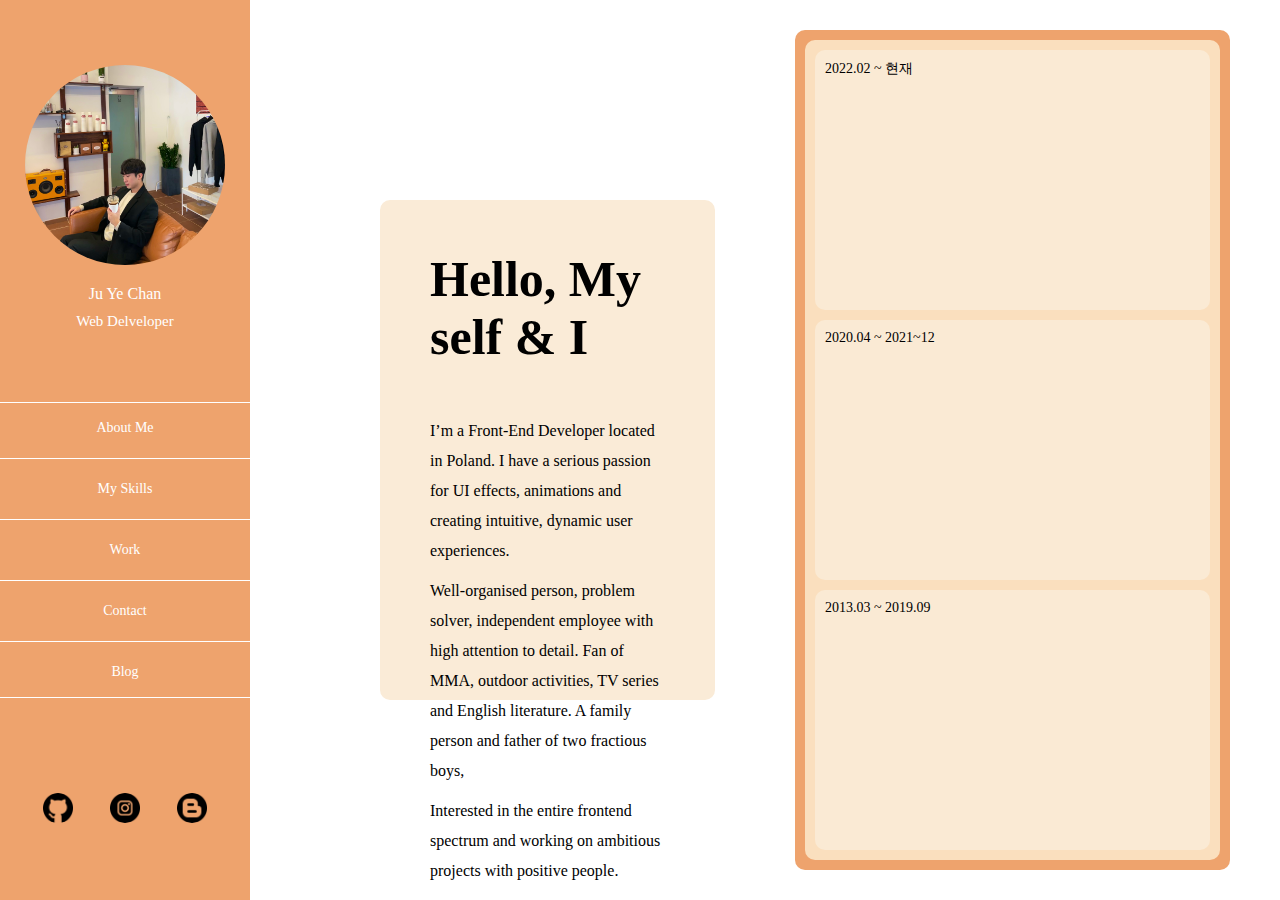
<file: index.html>
<!DOCTYPE html>
<html lang="en">
<head>
    <meta charset="UTF-8">
    <meta http-equiv="X-UA-Compatible" content="IE=edge">
    <meta name="viewport" content="width=device-width, initial-scale=1.0">
    <title>Document</title>
    <link rel="stylesheet" type="text/css" href="./css/main-menu.css"/>
    <link rel="stylesheet" type="text/css" href="./css/reset.css"/>
    <link rel="stylesheet" type="text/css" href="./css/con1.css"/>

</head>
<body>
    <div id="wrap">
        <section id="main-menu">
            <header class="main-menu-top">
                <div class="logo">
                 </div>
                 <p>Ju Ye Chan</p>
                <span>Web Delveloper</span>
                <!-- <div class="footer">
                    <ul>
                        <li></li>
                        <li></li>
                        <li></li>
                    </ul>
                </div> -->
            </header>
            <nav class="main-menu-nav">
                <a href="#">About Me</a>
                <a href="#">My Skills</a>
                <a href="#">Work</a>
                <a href="#">Contact</a>
                <a href="#">Blog</a>
            </nav>
            <ul class="social">
                <li><a href="#"></a></li>
                <li><a href="#"></a></li>
                <li><a href="#"></a></li>
            </ul>
        </section>
        <div id="main">
            <div id="main_wrapper">
                <ul id="main_slidewrap">
                    <li class="content1 on">
                        <article class="left_main">
                            <div class="text_zone">
                                <header>
                                    <h2>Hello, My self & I</h2>
                                </header>
                                    <p>I’m a Front-End Developer located in Poland. I have a serious passion for UI effects, animations and creating intuitive, dynamic user experiences.</p>
                                    <p>Well-organised person, problem solver, independent employee with high attention to detail. Fan of MMA, outdoor activities, TV series and English literature. A family person and father of two fractious boys,</p>
                                    <p>Interested in the entire frontend spectrum and working on ambitious projects with positive people.</p>
                                    <p></p>
                            </div>
                        </article>
                        <article class="right_main">
                            <div class="right-innerbox">    
                                    <ul class="story_box_wrap">
                                        <li class="story_box">
                                            <header class="header">2022.02 ~ 현재</header>
                                        </li>
                                        <li class="story_box">
                                            <header class="header">2020.04 ~ 2021~12</header>
                                        </li>
                                        <li class="story_box">
                                            <header class="header">2013.03 ~ 2019.09</header>
                                        </li>
                                       
                                    </ul>
                            </div>
                        </article>
                    </li>
                    <li class="content2" id="content2">
                        <article class="left_main">
                            <div class="text_zone">
                                <header>
                                    <h2>Skills & Experience</h2>
                                </header>
                                    <p>I’m a Front-End Developer located in Poland. I have a serious passion for UI effects, animations and creating intuitive, dynamic user experiences.</p>
                                    <p>Well-organised person, problem solver, independent employee with high attention to detail. Fan of MMA, outdoor activities, TV series and English literature. A family person and father of two fractious boys,</p>
                                    <p>Interested in the entire frontend spectrum and working on ambitious projects with positive people.</p>
                                    <p></p>
                            </div>
                        </article>
                        <article class="right_main">
                            <div class="inner_box">
                                <div class="intro_box">
                                    <div class="intro">
                                        <div class="intro_l">
                                            <div class="header">
                                                <div class="l_line"></div>
                                                <span>INTRODUCE</span>
                                                <div class="r_line"></div>
                                            </div>
                                            <h3>
                                            안녕하세요.<br>
                                            저는 현재 FrontEnd 직군에서 프로젝트를 진행하고있습니다.<br>
                                            Javascript 언어를 가장 좋아합니다.<br>
                                            FrontEnd 및 BackEnd 직군으로 프로젝트를 진행한 경력이 있습니다.<br>
                                            기술 트렌드와 실제 프로덕션의 중간에서 효율점을 찾아가며<br>
                                            하루하루 발전해 나가고 있습니다. 잘 부탁드립니다.
                                            </h3>
                                        </div>
                                        <div class="intro_r">
                                            <div class="header">
                                                <div class="l_line"></div>
                                                <span class="header_span">TAGS</span>
                                                <div class="r_line"></div>
                                            </div>
                                            <div class="textbox">
                                                #React #NextJS #Javascript #Typescript #Node.JS #jQuery #Express #GraphQL #MySQL #AWS #Cognito #MySQL #SpringBoot
                                            </div>
                                        </div>
                                    </div>
                                    <div class="frontend_box">
                                        <div class="header">
                                            <div class="l_line"></div>
                                            <span class="header_span">Frontend Strack</span>
                                            <div class="r_line"></div>
                                        </div>
                                        <div class="skills_box">
                                            <ul>
                                                <li><span>Html</span></li>
                                                <li><span>CSS</span></li>
                                                <li><span>Javascript</span></li>
                                                <li><span>Typescript</span></li>
                                                <li><span>Jquery</span></li>
                                                <li><span>React</span></li>
                                            </ul>
                                        </div>


                                    </div>
                                    <div class="backend_box">
                                        <div class="header">
                                            <div class="l_line"></div>
                                            <span class="header_span">Backend Strack</span>
                                            <div class="r_line"></div>
                                        </div>
                                        <div class="skills_box">
                                            <ul>
                                                <li><span>Spring</span></li>
                                                <li><span>Maria DB</span></li>
                                                <li><span>Nods js</span></li>
                                                <li><span>Spring</span></li>
                                                <li><span>Maria DB</span></li>
                                                <li><span>Nods js</span></li>
                                                
                                            </ul>
                                        </div>
                                    </div>
                                </div>
                            </div>
                        </article>
                    </li>
                    <li class="content3" id="content3">
                        <div class="project_wrap">
                            <div class="left_box">
                                <ul id="project_box_ul">
                                    <li class="project_box1">
                                       <!-- 5<img src="./images/workimg1.jpg" class="img1"> -->
                                    </li>
                                    <li class="project_box2">
                                        <!-- 4<img src="./images/workim2.jpg"  class="img2" > -->
                                    </li>
                                    <li class="project_box3">
                                        <!-- 3<img src="./images/workimg3.jpg"  class="img3"> -->
                                    </li>
                                    <li class="project_box4">
                                       <!-- 2<img src="./images/workimg4.jpg"  class="img4"> -->
                                    </li>
                                    <li class="project_box5">
                                       <!-- 1<img src="./images/main_img.jpg"  class="img5"> -->
                                    </li>
                                </ul>
                                <div class="text_box_wrap">
                                    <div class="text_box">
                                        <h3>Telematics Web App Service Project</h3>
                                        <p>2022.01 ~ 02</p>
                                        <P>Completed</P>
                                    </div>
                                    <div class="text_box">
                                        <h3>Telematics Web App Service Project</h3>
                                        <p>2022.01 ~ 02</p>
                                        <P>Completed</P>
                                    </div>
                                    <div class="text_box">
                                        <h3>Telematics Web App Service Project</h3>
                                        <p>2022.01 ~ 02</p>
                                        <P>Completed</P>
                                    </div>
                                    <div class="text_box">
                                        <h3>Telematics Web App Service Project</h3>
                                        <p>2022.01 ~ 02</p>
                                        <P>Completed</P>
                                    </div>
                                </div>
                            </div>
                            <div class="right_box">
                                <div class="project_page_wrap">
                                    
                                </div>
                            </div>
                        </div>
                    </li>
                    <li class="content4" id="content4">

                    </li>
                    <li class="content5" id="content5">

                    </li>
                </ul>
        </div>  
    </div>

    <script src="./javascript/portpolio.js"></script>
</body>
</html>
</file>
<file: css/main-menu.css>
#wrap{
    width: 100%;
    height: 100vh;
    display: flex;
}

#main-menu{
    position: absolute;
    top: 0;
    left: 0;
    display: flex;
    flex-direction: column;
    justify-content: space-around;
    width: 250px;
    height: 100vh;
    /* background-color: rgb(43, 46, 51); */
    background-color: rgb(238, 163, 109);
    position: fixed;
    z-index: 9999;
}

#main-menu .main-menu-top{
    display: flex;
    justify-content: center;
    flex-direction: column;
    align-items: center;
    width: 100%;
    height: 350px;
    padding-top: 20px;
}
#main-menu .main-menu-top span{
    font-size: 12px;
    text-align: center;
    color: #fff;
}
#main-menu .main-menu-top .footer{
    justify-content: flex-end;
    width: 100%;
    height: 50px;
    
}
#main-menu .social {
    width: 120px;
    height: 50px;
    display: flex;
    justify-content: space-around;
    align-items: center;
    margin: 0 auto;
    
}
#main-menu .social  li{
    width: 40px;
    height: 30px;
    border-radius: 50%;
    cursor: pointer;
}
#main-menu .social  li:nth-child(1){
    background: url(../images/github.png) no-repeat 50% 50%;
    background-size: contain;
}
#main-menu .social  li:nth-child(2){
    background: url(../images/insta.png) no-repeat 50% 50%;
    background-size: contain;
}
#main-menu .social  li:nth-child(3){
    background: url(../images/blog.png) no-repeat 50% 50%;
    background-size: contain;
}

#main-menu .main-menu-top .logo{
    display: flex;
    justify-content: center;
    flex-direction: column;
    width: 200px;
    height: 200px;
    background-color: dodgerblue;
    border-radius: 50%;
    background: url(../images/profil2.jpg) no-repeat 50% 100%;
    background-size: cover;
    margin-bottom: 20px;
}
#main-menu .main-menu-top p{
    color: #fff;
    margin-bottom: 10px;
    
}
#main-menu .main-menu-top span{
    color: #fff;
    font-size: 15px;
    margin-bottom: 10px;
}


#main-menu .main-menu-nav{
    width: 100%;
    height: 296px;
    display: flex;
    flex-direction: column;
    align-items: center;
    justify-content: center;
    border-top: 1px solid #fff;
    border-bottom: 1px solid #fff;

}
#main-menu .main-menu-nav a{
    display: block;
    width: 100%;
    height: 61px;
    color: #222;
    text-align: center;
    line-height: 60px;
    border-bottom: 1px solid #fff;
    color: #fff;
    font-size: 14px;
}
#main-menu .main-menu-nav a:last-child{
    border: 0;
}

#main-menu .social{
    margin: 0 auto;
    width: 200px;
    height: 150px;
}

#main-menu .social a{
    width: 30px;
    height: 150px;
}







.content4{
    width: 100%;
    height: 100vh;   
    background-color: cornsilk;
    opacity: 0;
    position: absolute;
    top: 0;
    left: 0;
    transition: opacity 0.3s;
}
.content5{
    width: 100%;
    height: 100vh;  
    background-color: cornflowerblue;
    opacity: 0;
    position: absolute;
    top: 0;
    left: 0;
    transition: opacity 0.3s;
}
</file>
<file: css/con1.css>
/*main=====================================================*/

#main{
    width: 100%;
    height: 100vh;
    /* background: url(../images/main_img.jpg)no-repeat; */
    /* background-size: cover; */
    display: flex;
    padding-left: 250px;
}

#main_wrapper{
    width: 100%;
    height: 100vh;
    position: relative;
    
}

#main .on{
    opacity:1;
}

#main_slidewrap{
    position: absolute;
    width: 100%;
    height: 100vh;
    display: flex; 
    top: 0;
    left: 0;
    overflow: hidden;
}

.content1{
    width: 100%;
    height: 100vh;
    display: flex;
    position: absolute;
    top:0;
    left: 0;
    opacity: 0;
    transition: opacity 0.3s;
}





.content1 .left_main{
    display: flex;
    justify-content: center;
    align-items: center;
    width: 50%;
    height: 100vh;
    padding: 50px;
    box-sizing: border-box;
}
.content1 .left_main .text_zone{
    width: 600px;
    height: 500px;
    background-color: antiquewhite;
    padding: 50px;
    margin-left: 80px;
    border-radius:10px;
}
    
.content1 .left_main .text_zone h2{
    font-size: 50px;
    margin-bottom: 50px;
}
.content1 .left_main .text_zone p{
    font-size: 16px;
    line-height: 30px;
    margin-bottom: 10px;
}
.content1 .right_main{
    display: flex;
    align-items: center;
    margin-right: 20px;
    width: 50%;
    height: 100vh;
    padding: 30px;
    border-radius: 10px;
}

.content1 .right-innerbox{
    width: 100%;
    height: 100%;
    background-color: rgb(238, 163, 109);
    border-radius: 10px;
    padding: 10px;
}

.content1 .story_box_wrap{
    display: flex;
    flex-direction: column;
    justify-content: space-between;
    width: 100%;
    height: 100%;
    border-radius: 10px;
    background-color: rgb(250, 223, 190);
    padding: 10px;

}

.content1 .story_box{
    width: 100%;
    height: 260px;
    border-radius: 10px;
    padding:10px;
    background-color: rgb(250, 234, 212);
}
.content1 .story_box .header{
    width: 100%;
    height: 30px;
    font-size: 14px;
}


/*con2==============================================================*/

.content2{
    display: flex;
    width: 100%;
    height: 100vh;   
    opacity: 0;
    position: absolute;
    top: 0;
    left: 0;
    transition: opacity 0.3s;
}


.content2 .left_main{
    display: flex;
    justify-content: center;
    align-items: center;
    width: 50%;
    height: 100vh;
    padding: 50px;
    box-sizing: border-box;
}
.content2 .left_main .text_zone{
    width: 600px;
    height: 500px;
    background-color: antiquewhite;
    padding: 50px;
    margin-left: 80px;
    border-radius:10px;
}
    
.content2 .left_main .text_zone h2{
    font-size: 50px;
    margin-bottom: 50px;
}
.content2 .left_main .text_zone p{
    font-size: 16px;
    line-height: 30px;
    margin-bottom: 10px;
}

.content2 .right_main{
    display: flex;
    align-items: center;
    margin-right: 20px;
    width: 50%;
    height: 100vh;
    padding: 30px;
    border-radius: 10px;
    margin-right: 20px;
}

#content2 .right_main .inner_box{
    width: 100%;
    height: 100%;
    background-color: rgb(238, 163, 109);
    padding: 10px;
    border-radius :10px;
}
#content2 .right_main .intro_box{
    display: flex;
    flex-direction: column;
    justify-content: space-between;
    width: 100%;
    height: 100%;
    border-radius: 10px;
    padding: 10px;
    background-color: rgb(250, 223, 190);
}
#content2 .intro{
    display: flex;
    justify-content: space-between;
    width: 100%;
    height: 20%;
    background-color: rgb(250, 234, 212);
    border-radius: 10px;
    padding: 10px;
}
#content2 .intro .intro_l{
    width: 70%;
    height: 100%;
    
   
}
#content2 .intro .intro_r{
    width: 28%;
    height: 100%;
   
   
}
#content2 .intro .header{
    display: flex;
    align-items: center;
    width: 100%;
    height: 25px;
   
}
#content2 .intro .header .l_line{
    width: 50px;
    height: 2px;
    background-color: #ccc;

}
#content2 .intro .header span{
    padding: 10px;
    color: #222;
    font-size: 15px;
}

#content2 .intro .intro_l h3{
   width: 100%;
   height: 100%;
   font-size: 13px;
   color: #222;
   font-weight: 400;
   line-height: 20px;
   padding-top: 5px;
}
/*==================================*/
#content2 .intro .header .r_line{
    width: 80%;
    height: 2px;
    background-color: #ccc;
   
}
#content2 .intro .textbox{
    font-size: 13px;
    color: #222;
    padding-top: 5px;
}

#content2 .frontend_box{
    width: 100%;
    height: 36%;
    background-color: rgb(250, 234, 212);
    border-radius: 10px;
    padding: 10px;
   
}

#content2 .frontend_box .header{
    display: flex;
    align-items: center;
    width: 100%;
    height: 25px;
   
}
#content2 .frontend_box .header .l_line{
    width: 40px;
    height: 2px;
    background-color: #ccc;
}
#content2 .frontend_box .header_span{
    padding: 10px;
    font-size: 15px;
}
#content2 .frontend_box .header .r_line{
    width: 75%;
    height: 2px;
    background-color: #ccc;
}

#content2 .frontend_box .skills_box{
    display: flex;
    align-items: center;
    margin-top: 30px;
    width: 100%;
    height: 80%;
    /* background-color: darksalmon; */
    border-radius: 10px;
    padding: 10px;
}
#content2 .backend_box .skills_box{
    display: flex;
    align-items: center;
    margin-top: 30px;
    width: 100%;
    height: 80%;
    /* background-color: darksalmon; */
    border-radius: 10px;
    padding: 10px;
}
#content2 .frontend_box .skills_box > ul{
    width: 100%;
    display: flex;
    justify-content: space-around;
    align-items: center;
    flex-wrap: wrap;
}
#content2 .frontend_box .skills_box > ul li{
    width: 50px;
    height: 50px;
    background-color: crimson;
    display: flex;
    justify-content: center;
    position: relative;
}

#content2 .frontend_box .skills_box > ul li span{
    font-size: 11px;
    color: #222;
    position: absolute;
    top: 60px;
    font-weight: 600;
}
#content2 .frontend_box .skills_box > ul li:nth-child(1){
    background: url(../images/html.png) no-repeat 50% 50%;
    background-size: contain;
}
#content2 .frontend_box .skills_box > ul li:nth-child(2){
    background: url(../images/css.png) no-repeat 50% 50%;
    background-size: contain;
}

#content2 .frontend_box .skills_box > ul li:nth-child(3){
    background: url(../images/js.png) no-repeat 50% 50%;
    background-size: contain;
}

#content2 .frontend_box .skills_box > ul li:nth-child(4){
    background: url(../images/typescript.png) no-repeat 50% 50%;
    background-size: contain;
}

#content2 .frontend_box .skills_box > ul li:nth-child(5){
    background: url(../images/jquery.png) no-repeat 50% 50%;
    background-size: contain;
}

#content2 .frontend_box .skills_box > ul li:nth-child(6){
    background: url(../images/react.png) no-repeat 50% 50%;
    background-size: contain;
}




#content2 .backend_box{
    width: 100%;
    height: 36%;
    background-color: rgb(250, 234, 212);
    border-radius: 10px;
    padding: 10px;
}

#content2 .backend_box .header{
    display: flex;
    align-items: center;
    width: 100%;
    height: 25px;
    
}
#content2 .backend_box .header .l_line{
    width: 40px;
    height: 2px;
    background-color: #ccc;
}
#content2 .backend_box .header_span{
    padding: 10px;
    font-size: 15px;
}
#content2 .backend_box .header .r_line{
    width: 75%;
    height: 2px;
    background-color: #ccc;
}




#content2 .backend_box .skills_box ul{
    width: 100%;
    display: flex;
    justify-content: space-around;
    align-items: center;
    flex-wrap: wrap;
}

#content2 .backend_box .skills_box > ul li{
    width: 50px;
    height: 50px;
    background-color: crimson;
    position: relative;
    display: flex;
    justify-content: center;
}

#content2 .backend_box .skills_box > ul li span{
    font-size: 11px;
    color: #222;
    position: absolute;
    top: 60px;
    font-weight: 600;
}

#content2 .backend_box .skills_box > ul li:nth-child(1){
    background: url(../images/spring.png) no-repeat 50% 50%;
    background-size: contain;
}
#content2 .backend_box .skills_box > ul li:nth-child(2){
    background: url(../images/mariadb.png) no-repeat 50% 50%;
    background-size: contain;
}
#content2 .backend_box .skills_box > ul li:nth-child(3){
    background: url(../images/nodejs.png) no-repeat 50% 50%;
    background-size: contain;
}
#content2 .backend_box .skills_box > ul li:nth-child(4){
    background: url(../images/spring.png) no-repeat 50% 50%;
    background-size: contain;
}
#content2 .backend_box .skills_box > ul li:nth-child(5){
    background: url(../images/mariadb.png) no-repeat 50% 50%;
    background-size: contain;
}
#content2 .backend_box .skills_box > ul li:nth-child(6){
    background: url(../images/nodejs.png) no-repeat 50% 50%;
    background-size: contain;
}


/*con3 =================================================================*/

#content3{
    width: 100%;
    height: 100vh;   
    background-color: #ccc;
    opacity: 0;
    position: absolute;
    top: 0;
    left: 0;
    transition: opacity 0.3s;
    padding: 20px;
}
#content3 .project_wrap{
    width: 100%;
    height: 100%;
    background-color: cornflowerblue;
    display: flex;
    justify-content: space-between;
}
#content3 .left_box{
    display: flex;
    justify-content: center;
    width: 49%;
    height: 100%;
    padding:100px 20px 30px 20px;
    background-color: lightblue;
    position: relative;
}


#content3 .left_box .project_box img{
    width: 100%;
    height: 100%;
    cursor: pointer;
}
#project_box_ul{
    display: flex;
    justify-content: center;
    width: 100%;
    height: 100%;
    position: absolute;
}
#project_box_ul li{
    position: absolute;
    width: 500px;
    height: 500px;
    cursor: pointer;
}
.off{
    display: none;
}


#project_box_ul li:nth-child(1){
    z-index: 6;
    transition:all 0.5s;
    background: url(../images/workimg1.jpg) no-repeat;
    background-size: cover;
}
#project_box_ul li:nth-child(2){
    transform: rotatez(-5deg);
    z-index: 7;
    transition:all 0.5s;
    background: url(../images/workim2.jpg) no-repeat;
    background-size: cover;
}
#project_box_ul li:nth-child(3){
    transform: rotatez(-10deg);
    z-index: 8;
    transition:all  0.5s;
    background: url(../images/workimg3.jpg) no-repeat;
    background-size: cover;
}
#project_box_ul li:nth-child(4){
    transform: rotatez(-15deg);
    z-index: 9;
    transition:all  0.5s;
    background: url(../images/workimg4.jpg) no-repeat;
    background-size: cover;
}
#project_box_ul li:nth-child(5){  
    transform: rotatez(-20deg);
    z-index: 10;
    transition:all  0.5s;
    background: url(../images/workimg5.jpg) no-repeat;
    background-size: cover;
}



#content3 .text_box_wrap{
    width: 90%;
    height: 150px;
    top: 600px;
    position: relative;
}

#content3 .text_box_wrap .text_box{
    position: absolute;
    top: 0;
    left: 0;
    width: 100%;
    height: 100%;
    padding: 20px;
    line-height: 30px;
    color: #fff;
}

#content3 .text_box_wrap >div:nth-child(1){
    background-color: blue;
    opacity: 1;
}
#content3 .text_box_wrap >div:nth-child(2){
    background-color: darkmagenta;
    opacity: 0;
}
#content3 .text_box_wrap >div:nth-child(3){
   background-color: cyan;
   opacity: 0;
}
#content3 .text_box_wrap >div:nth-child(4){
    background-color: lightgreen;
    opacity: 0;
}


#content3 .text_box1 h3{
    font-size: 25px;
    color: #fff;
}
#content3 .text_box1 P{
    font-size: 17px;
    color: #fff;
}

#content3 .right_box{
    display: flex;
    justify-content: center;
    align-items: center;
    width: 49%;
    height: 100%;
    background-color: lightblue;
    padding: 20px;
}

#content3 .project_page_wrap{
    width: 100%;
    height: 100%;
    background-color: rgb(166, 187, 166);
    border-radius: 10px;
    
}
</file>
